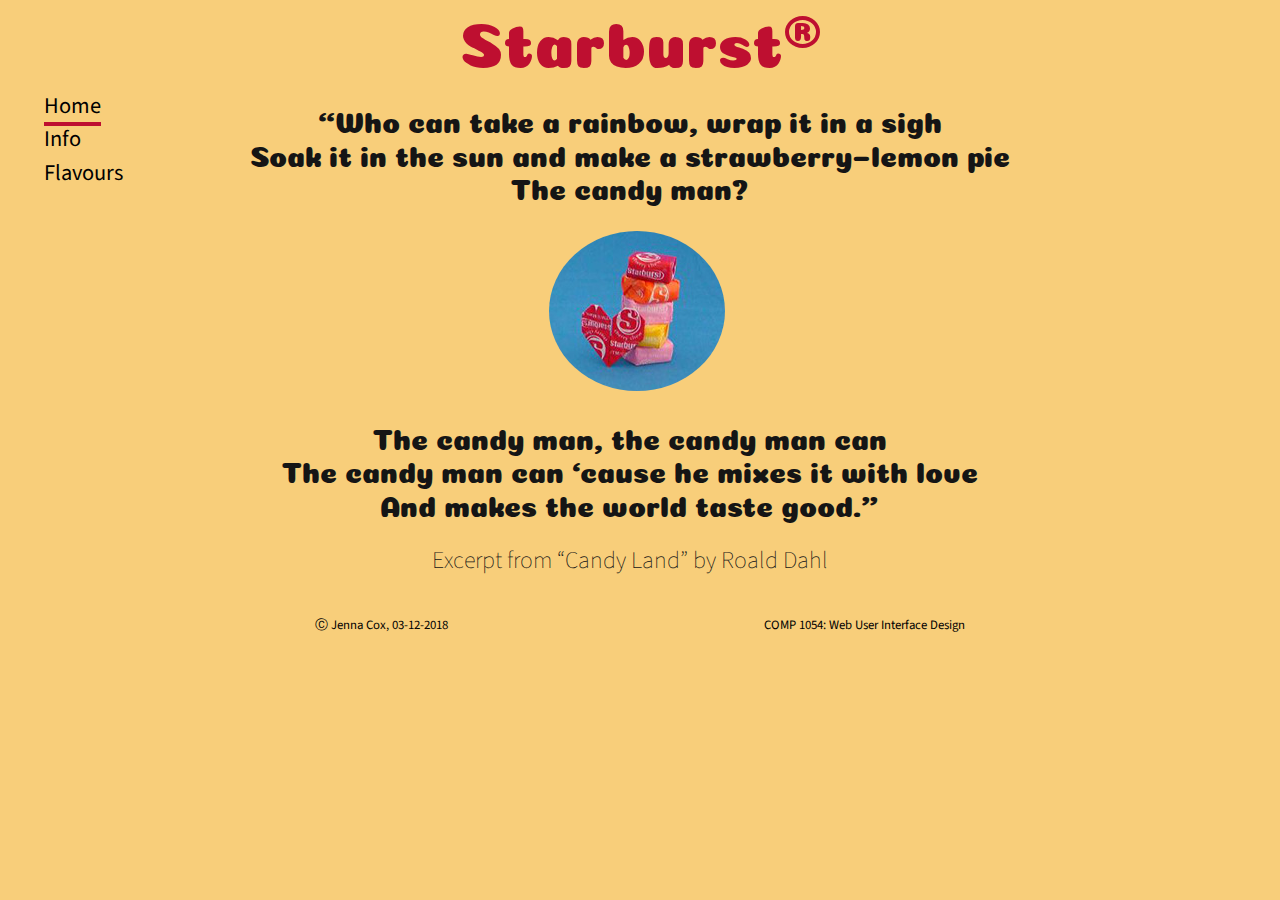
<file: index.html>
<!DOCTYPE html>
<html lang="en">
  <head>
    <meta charset="utf-8" />
    <title>Assignment 2 | COMP1054 Web User Interface Design with CSS</title>
    <meta name="robots" content="noindex, nofollow" />
    <meta name="viewport" content="width=device-width, initial-scale=1.0" />
    <link href="css/normalize.css" rel="stylesheet" />
    <link
      href="https://fonts.googleapis.com/css?family=Coiny"
      rel="stylesheet"
    />
    <link
      href="https://fonts.googleapis.com/css?family=Source+Sans+Pro"
      rel="stylesheet"
    />
    <link href="css/global.css" rel="stylesheet" />
    <link href="css/index.css" rel="stylesheet" />
  </head>

  <body>
    <header>
      <h1>Starburst&#174;</h1>
    </header>
    <main>
      <div id="wrapper">
        <nav>
          <ul>
            <li>
              <a class="active" href="index.html" title="Starburst&#174; | Home"
                >Home</a
              >
            </li>
            <li><a href="info.html" title="Starburst&#174; | Info">Info</a></li>
            <li>
              <a href="flavours.html" title="Starburst&#174; | Flavours"
                >Flavours</a
              >
            </li>
          </ul>
        </nav>
        <section>
          <p>
            “Who can take a rainbow, wrap it in a sigh <br />
            Soak it in the sun and make a strawberry–lemon pie <br />
            The candy man?
          </p>
          <img src="images/starburstHeart.jpg" />
          <p>
            The candy man, the candy man can <br />
            The candy man can ‘cause he mixes it with love <br />
            And makes the world taste good.”
          </p>
          <p>Excerpt from “Candy Land” by Roald Dahl</p>
        </section>
      </div>
      <!-- #wrapper -->
    </main>
    <footer>
      <p><small>&#9400; Jenna Cox, 03-12-2018</small></p>
      <p><small>COMP 1054: Web User Interface Design</small></p>
    </footer>
  </body>
</html>
</file>
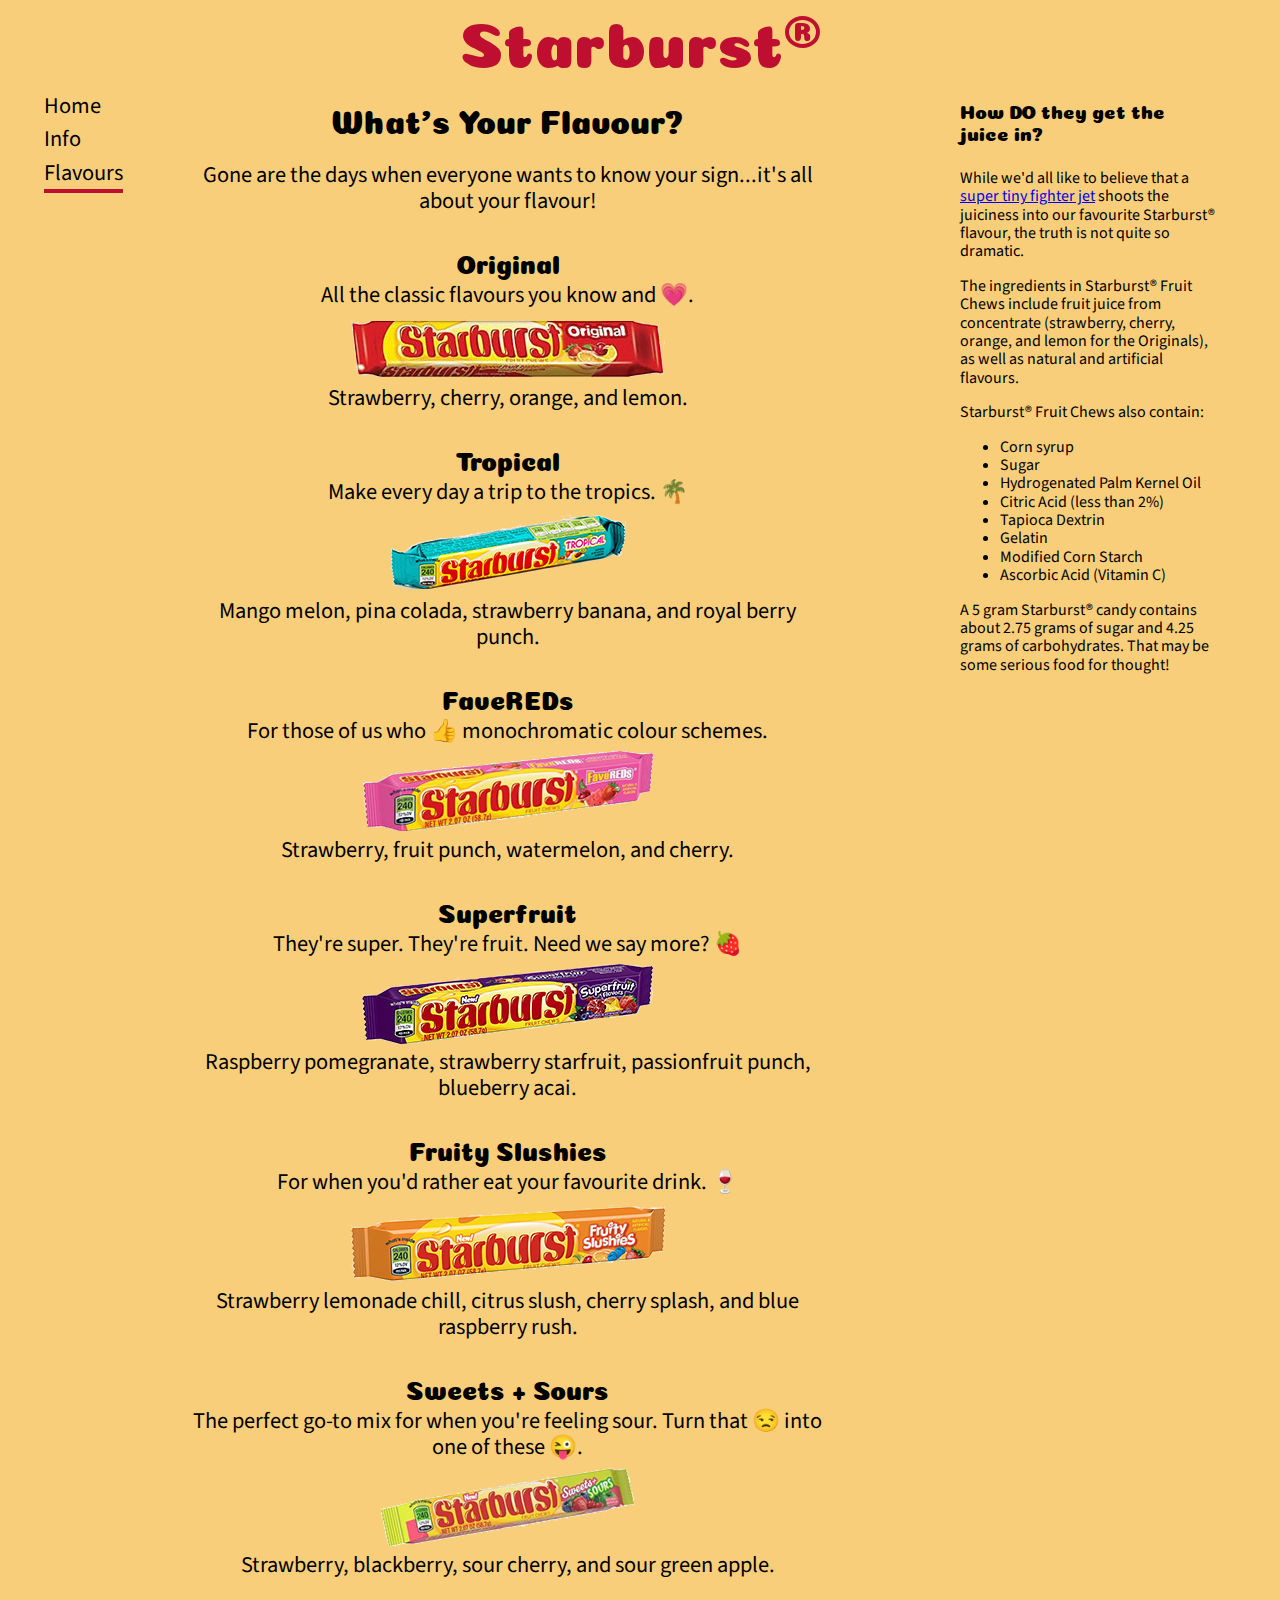
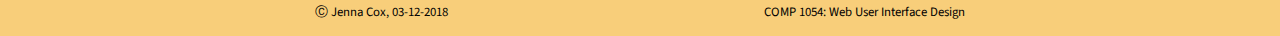
<file: flavours.html>
<!DOCTYPE html>
<html lang="en">
<head>
	<meta charset="utf-8" />
	<title>Assignment 2 | COMP1054 Web User Interface Design with CSS</title>
	<meta name="robots" content="noindex, nofollow" />
	<meta name="viewport" content="width=device-width, initial-scale=1.0" />
	<link href="css/normalize.css" rel="stylesheet" />
	<link href="https://fonts.googleapis.com/css?family=Coiny" rel="stylesheet" /> 
	<link href="https://fonts.googleapis.com/css?family=Source+Sans+Pro" rel="stylesheet" /> 
	<link href="css/global.css" rel="stylesheet" />
	<link href="css/styles.css" rel="stylesheet" />
</head>

<body>
	<header>
		<h1>Starburst&#174;</h1>
	</header>
	<main>
		<div id="wrapper">
			<nav>
				<ul>
					<li><a href="index.html" title="Starburst&#174; | Home">Home</a></li>
					<li><a href="info.html" title="Starburst&#174; | Info">Info</a></li>
					<li><a class="active" href="flavours.html" title="Starburst&#174; | Flavours">Flavours</a></li>
				</ul>
			</nav>
			<section>
				<h2 id="flavour">What's Your Flavour?</h2>
				<p>Gone are the days when everyone wants to know your sign...it's all about your flavour!</p>

				<h3>Original</h3>
				<p class="flav">All the classic flavours you know and &#128151;.</p>
				<img src="images/starburstOriginal.jpg" />
				<p class="flav">Strawberry, cherry, orange, and lemon.</p>	

				<h3>Tropical</h3>
				<p class="flav">Make every day a trip to the tropics. &#127796;</p>
				<img src="images/starburstTropical.jpg"/>
				<p class="flav">Mango melon, pina colada, strawberry banana, and royal berry punch.</p>

				<h3>FaveREDs</h3>
				<p class="flav">For those of us who &#128077; monochromatic colour schemes.</p>
				<img src="images/starburstFaveREDs.jpg"/>
				<p class="flav">Strawberry, fruit punch, watermelon, and cherry.</p>

				<h3>Superfruit</h3>
				<p class="flav">They're super. They're fruit. Need we say more? &#x1F353;</p>
				<img src="images/starburstSuperfruit.jpg"/>
				<p class="flav">Raspberry pomegranate, strawberry starfruit, passionfruit punch, blueberry acai.</p>

				<h3>Fruity Slushies</h3>
				<p class="flav">For when you'd rather eat your favourite drink. &#127863;</p>
				<img src="images/starburstFruitSlush.png"/>
				<p class="flav">Strawberry lemonade chill, citrus slush, cherry splash, and blue raspberry rush.</p>

				<h3> Sweets + Sours</h3>
				<p class="flav">The perfect go-to mix for when you're feeling sour. Turn that &#x1F612; into one of these &#x1F61C;.</p>
				<img src="images/starburstSweetSour.jpg"/>
				<p class="flav">Strawberry, blackberry, sour cherry, and sour green apple.</p>
			</section>
			<aside>
				<h4>How DO they get the juice in?</h4>
				<p>While we'd all like to believe that a <a href="https://www.ispot.tv/ad/wGWg/starburst-tiny-jet" target="_blank">super tiny fighter jet</a> shoots the juiciness into our favourite Starburst&#174; flavour, the truth is not quite so dramatic.</p>
				<p>The ingredients in Starburst&#174; Fruit Chews include fruit juice from concentrate (strawberry, cherry, orange, and lemon for the Originals), as well as natural and artificial flavours.</p> 
				<p>Starburst&#174; Fruit Chews also contain:</p>
				<ul> 
					<li>Corn syrup</li>
					<li>Sugar</li>
					<li>Hydrogenated Palm Kernel Oil</li>
					<li>Citric Acid (less than 2%)</li>
					<li>Tapioca Dextrin</li>
					<li>Gelatin</li>
					<li>Modified Corn Starch</li>
					<li>Ascorbic Acid (Vitamin C)</li>
				</ul>
				<p>A 5 gram Starburst&#174; candy contains about 2.75 grams of sugar and 4.25 grams of carbohydrates. That may be some serious food for thought!</p>
			</aside>
		</div><!-- #wrapper -->
	</main>
	<footer>
		<p><small>&#9400; Jenna Cox, 03-12-2018</small></p>
		<p><small>COMP 1054: Web User Interface Design</small></p>
	</footer>
</html>
</file>
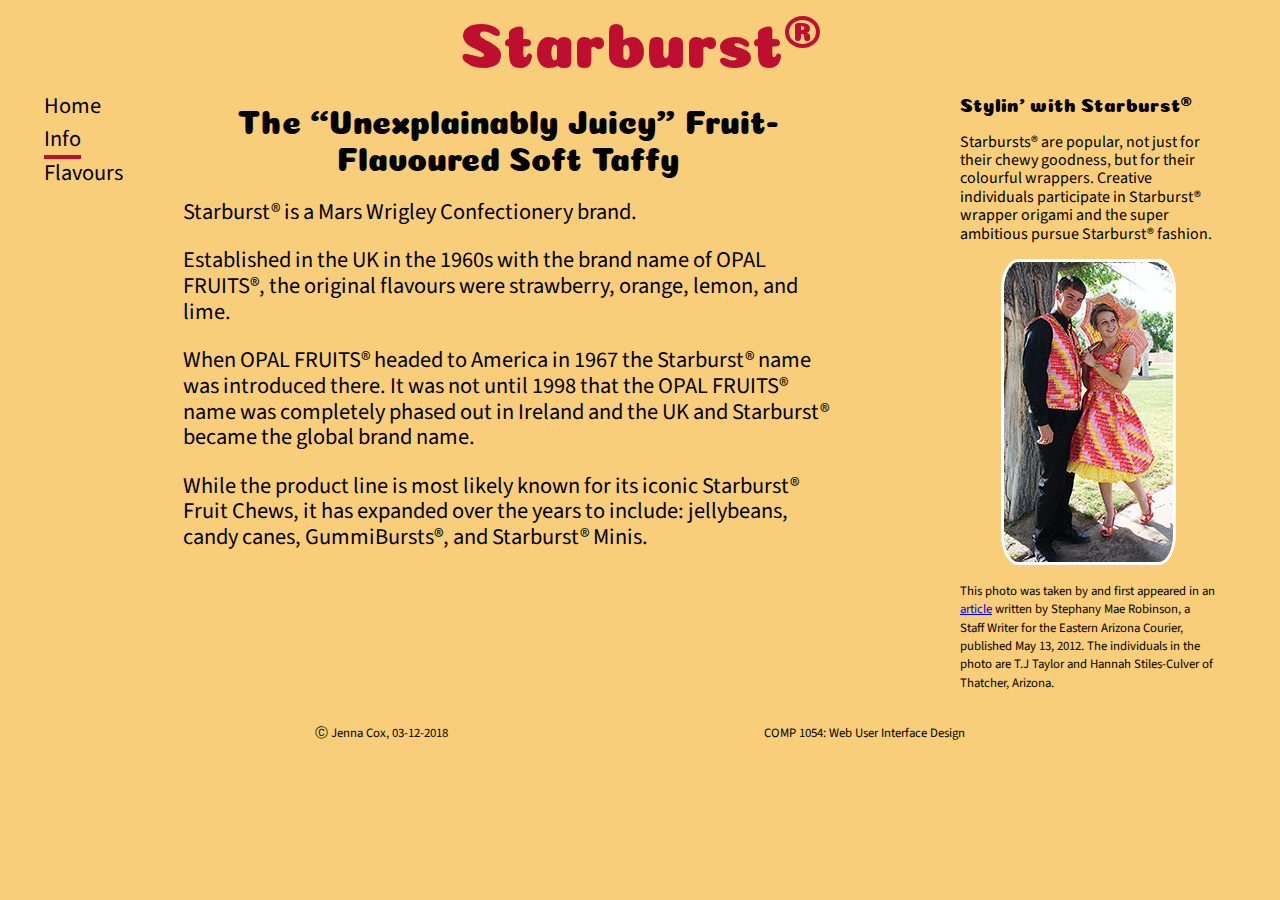
<file: info.html>
<!DOCTYPE html>
<html lang="en">
<head>
  <meta charset="utf-8" />
  <title>Assignment 2 | COMP1054 Web User Interface Design with CSS</title>
  <meta name="robots" content="noindex, nofollow" />
  <meta name="viewport" content="width=device-width, initial-scale=1.0" />
  <link href="css/normalize.css" rel="stylesheet" />
  <link href="https://fonts.googleapis.com/css?family=Coiny" rel="stylesheet" /> 
  <link href="https://fonts.googleapis.com/css?family=Source+Sans+Pro" rel="stylesheet" /> 
  <link href="css/global.css" rel="stylesheet" />
  <link href="css/styles.css" rel="stylesheet" />
</head>

<body>
  <header>
    <h1>Starburst&#174;</h1>
  </header>
  
  <main>
    <div id="wrapper">
      <nav>
        <ul>
          <li><a href="index.html" title="Starburst&#174; Fruit Chews | Home">Home</a></li>
          <li><a class="active" href="info.html" title="Starburst&#174; Fruit Chews | Info">Info</a></li>
          <li><a href="flavours.html" title="Starburst&#174; Fruit Chews | Flavours">Flavours</a></li>
        </ul>
      </nav>
      <section>
        <h2 id="juicy">The “Unexplainably Juicy” Fruit-Flavoured Soft Taffy</h2>
        <p class="left">Starburst&#174; is a Mars Wrigley Confectionery brand.</p>
        <p class="left">Established in the UK in the 1960s with the brand name of OPAL FRUITS&#174;, the original flavours were strawberry, orange, lemon, and lime.</p>
        <p class="left">When OPAL FRUITS&#174; headed to America in 1967 the Starburst&#174; name was introduced there. It was not until 1998 that the OPAL FRUITS&#174; name was completely phased out in Ireland and the UK and Starburst&#174 became the global brand name.</p>
        <p class="left">While the product line is most likely known for its iconic Starburst&#174; Fruit Chews, it has expanded over the years to include: jellybeans, candy canes, GummiBursts&#174;, and Starburst&#174; Minis.</p>
        </section>
      <aside>
        <h3>Stylin' with Starburst&#174;</h3>
        <p>Starbursts&#174; are popular, not just for their chewy goodness, but for their colourful wrappers. Creative individuals participate in Starburst&#174; wrapper origami and the super ambitious pursue Starburst&#174; fashion.</p>
        <img src="images/starburstProm.jpg" />
        <p><small>This photo was taken by and first appeared in an <a href="http://www.eacourier.com/news/local-youths-create-fashion-phenomenon-prom-with-a-side-of/article_0181c05a-9c92-11e1-92ca-0019bb2963f4.html">article</a> written by Stephany Mae Robinson, a Staff Writer for the Eastern Arizona Courier, published May 13, 2012. The individuals in the photo are T.J Taylor and Hannah Stiles-Culver of Thatcher, Arizona.</small></p>
      </aside>
    </div><!-- #wrapper -->
  </main>
  <footer>
    <p><small>&#9400; Jenna Cox, 03-12-2018</small></p>
    <p><small>COMP 1054: Web User Interface Design</small></p>
  </footer>
</html>
</file>
<file: css/index.css>
/* specific styling for the landing page */

/**********Mobile**********/
@media (max-width: 576px) {
  section p {
    font-size: 1.3em;
    margin: 5%;
    text-align: center;
  }

  section p:last-child {
    font-size: 1em;
  }

  img {
    margin: auto;
  }
}

/********Larger Devices********/
@media (min-width: 577px) {
  #wrapper {
    display: flex;
  }

  nav {
    order: 1;
    max-width: 15%;
  }

  nav ul {
    /*justify-content: center;*/
    align-self: center;
  }

  section {
    flex: 2;
    order: 2;
  }

  section p {
    margin-right: 12%;
    text-align: center;
    font-size: 1.8em;
    color: rgb(21, 21, 21);
  }

  section p:last-child {
    font-size: 1.5em;
  }

  img {
    margin-left: 37%;
  }
}

/*********General Style Rules***********/

img {
  border-radius: 50%;
  display: flex;
}

section p {
  font-family: 'Coiny', cursive;
  font-weight: 200;
}

section p:last-child {
  font-family: 'Source Sans Pro', sans-serif;
  text-align: center;
}
</file>
<file: css/styles.css>
/* styling for the main content pages */

@media (max-width: 576px) {
	section h2 {
		font-size: 1.4em;
		text-align: center;
	}

	h3 {
		font-size: 1.2em;
		margin: 5%;
	}

	/* very important to be as specific as possible when you have multiple stylesheets so that you do not get rule conflicts.*/ 
	section p {
		margin: 5%;
		text-align: left;
	}

	h4 {
		font-size: 1em;
		margin: 5%;
	}

	aside p {
		margin: 5%;
		text-align: left;
	}

	/* in the interests of limiting the number of stylesheets, I used an id here because I don't know how to reference an element from a specific html file. */
	#flavour {
		text-align: center;
	}
}


/**********FOR LARGER DEVICES***********/

@media (min-width: 577px) {

	#wrapper {
		display: flex;  
	}

	nav {
		order: 1;
		max-width: 15%;
	}

	section {
		flex: 2;
		order: 2;
	}

	section h2 {
		text-align: center;
		font-size: 2em;
	}

	section h3 {
		text-align: center;
		font-size: 1.6em;
		margin-bottom: 0;
		margin-top: 5%;
	}

	/* targeting elements in a specific html file when more than one html file is using the same stylesheet */
	.flav {
		margin: 1%;
	}

	.left {
		text-align: left;
	}

	section p {
		text-align: center;
		font-size: 1.4em;
	}

	aside {
		order: 3;
		max-width: 20%;
	}

	aside p {
		font-size: 1em;
	}

	section img {
		display: flex;
		align-self: right;
	}
} 

/*********General Style Rules**********/
section {
	margin: 0% 5%;
}

aside {
	margin: 0% 5%;
}

section h2 {
	font-family: 'Coiny', cursive;
	font-weight: 200;
}

h3 {
	font-family: 'Coiny', cursive;
	font-weight: 100;
}

h4 {
	font-family: 'Coiny', cursive;
	font-weight: 100;
	font-size: 1.2em;
}

section p {
	font-family: 'Source Sans Pro', sans-serif;
}

section img {
	display: flex;
	margin: auto;
}

aside ul li {
		font-family: 'Source Sans Pro', sans-serif;
}

aside p {
	font-family: 'Source Sans Pro', sans-serif;
}

aside img {
	display: flex;
	margin: auto;
	border: solid rgb(255, 255, 255) 3px;
	border-radius: 10%;
}
</file>
<file: css/global.css>
/* Containing global styles for header, footer, and navigation */

/***********MOBILE FIRST APPROACH************/

/* Breakpoint information taken from Bootstrap (https://v4-alpha.getbootstrap.com/layout/overview/) */

/* If device width is less than or equal to 576px then do this. See: https://www.emailonacid.com/blog/article/email-development/emailology_media_queries_demystified_min-width_and_max-width, https://medium.freecodecamp.org/the-100-correct-way-to-do-css-breakpoints-88d6a5ba1862, */
@media (max-width: 576px) {
  main nav ul {
    display: flex;
    /* evenly distributes the items within the alignment container along the main axis. The spacing between each pair of adjacent items, the main-start edge and the first item, and the main-end edge and the last item, are all exactly the same. */
    justify-content: space-evenly;
    padding: 5%;
  }
}

/*************Global Style Rules***************/

/* General styling utilized across pages and device widths */

html {
  background-color: rgb(248, 206, 122);
}

header h1 {
  font-family: 'Coiny', cursive;
  font-size: 4em;
  /* Coiny is a very thick decorative font. I made the decision to decrease the font-weight in order to use it for mobile while attempting to limit legibility issues on small screens. */
  font-weight: 200;
  color: rgb(190, 15, 48);
  text-align: center;
  background-color: rgb(248, 206, 122);
  margin: 0;
}

main nav ul li {
  list-style: none;
  padding: 5%;
}

main nav ul li a {
  font-family: 'Source Sans Pro', sans-serif;
  font-size: 1.4em;
  text-decoration: none;
  color: rgb(0, 0, 0);
}

main nav ul li a:hover {
  border-bottom: 4px solid rgb(190, 15, 48);
}

.active {
  border-bottom: 4px solid rgb(190, 15, 48);
}

footer {
  display: flex;
  justify-content: space-evenly;
  font-family: 'Source Sans Pro', sans-serif;
}
</file>
